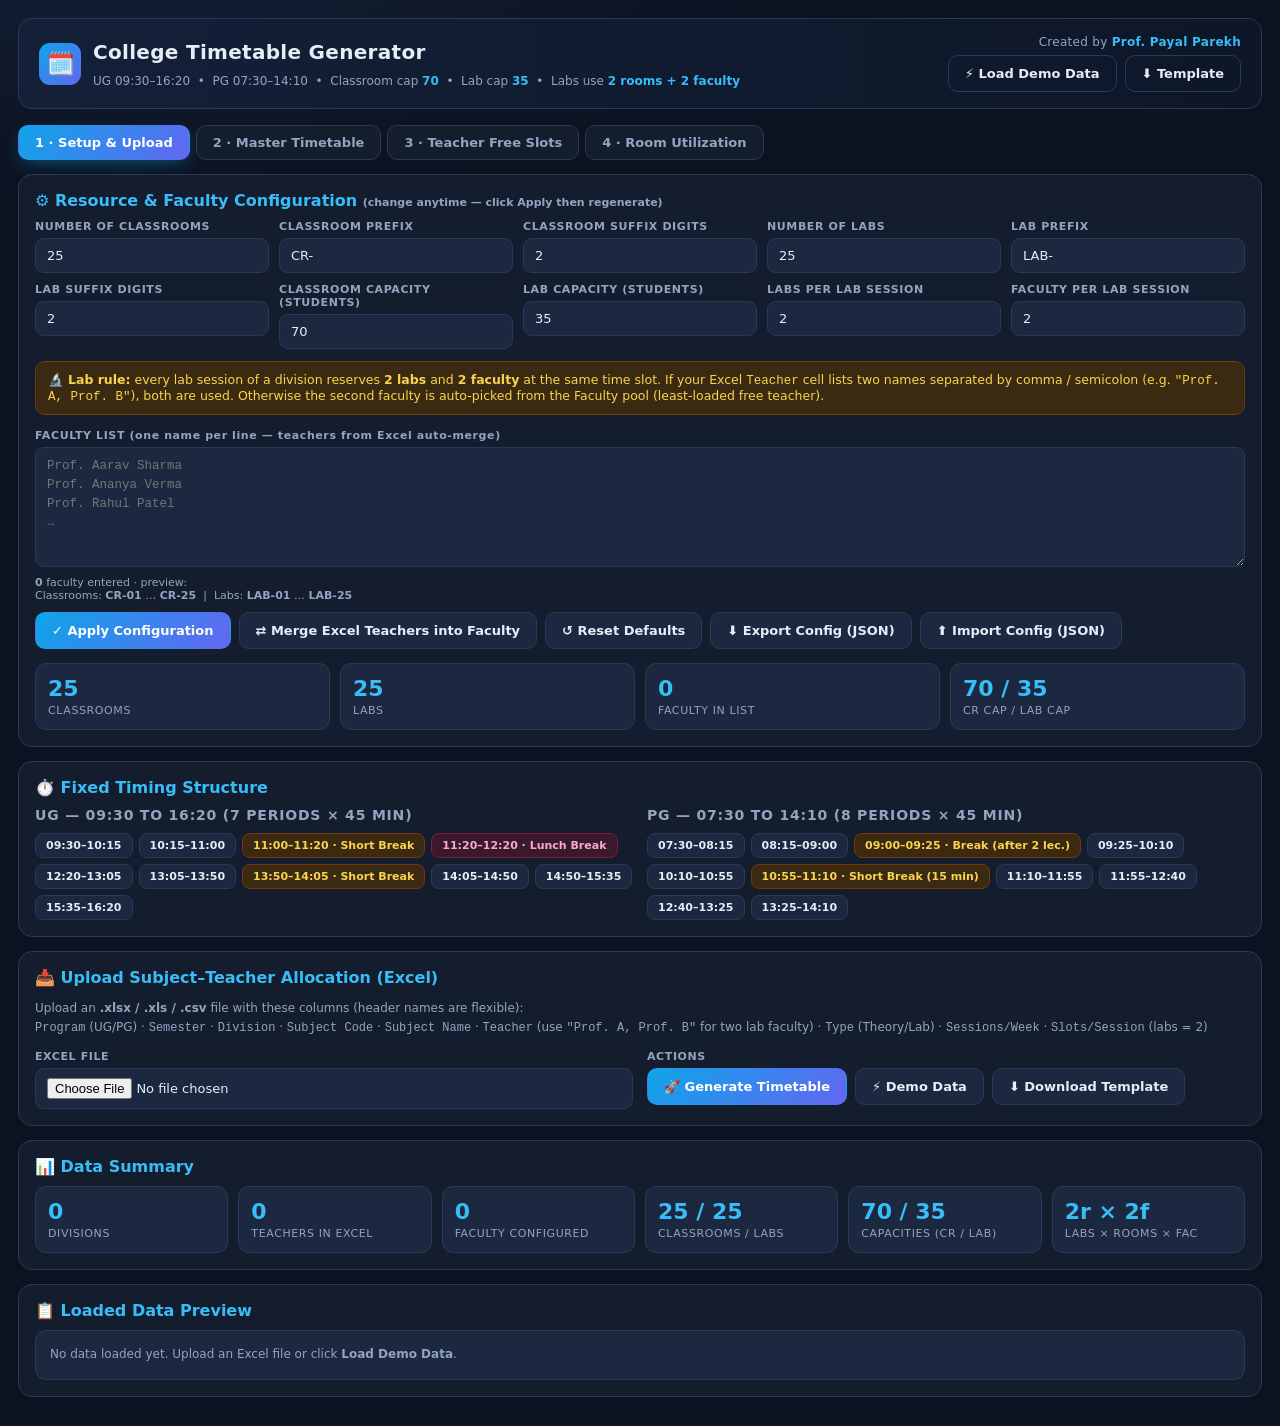
<file: Project_Hina Madam/TT_Generator_V2.html>
<!DOCTYPE html>
<html lang="en">
<head>
<meta charset="utf-8"/>
<meta name="viewport" content="width=device-width, initial-scale=1"/>
<title>College Timetable Generator — UG & PG</title>
<script src="https://cdn.sheetjs.com/xlsx-0.20.2/package/dist/xlsx.full.min.js"></script>
<style>
:root{
  --bg:#0b1220; --panel:#141d2e; --panel2:#1c2740; --line:#2a3a56;
  --txt:#e6edf7; --muted:#93a4c0; --acc:#38bdf8; --acc2:#22c55e;
  --warn:#f59e0b; --bad:#ef4444; --purple:#a78bfa;
}
*{box-sizing:border-box}
body{margin:0;font-family:'Segoe UI',system-ui,-apple-system,sans-serif;
     background:radial-gradient(1200px 600px at 10% -10%,#16233c 0%,var(--bg) 60%);
     color:var(--txt);font-size:14px;min-height:100vh}
h1,h2,h3{margin:0 0 10px 0;font-weight:600}
h1{font-size:20px;letter-spacing:.3px}
h2{font-size:16px;color:var(--acc)}
h3{font-size:14px;color:var(--muted);text-transform:uppercase;letter-spacing:.8px}
a{color:var(--acc)}
.wrap{max-width:1500px;margin:0 auto;padding:18px}
header{display:flex;flex-wrap:wrap;gap:12px;align-items:center;justify-content:space-between;
  background:linear-gradient(90deg,#132038,#0e1728);border:1px solid var(--line);
  border-radius:14px;padding:16px 20px;margin-bottom:16px}
.brand{display:flex;align-items:center;gap:12px}
.logo{width:42px;height:42px;border-radius:11px;display:grid;place-items:center;
  background:linear-gradient(135deg,#0ea5e9,#6366f1);font-size:22px}
.sub{color:var(--muted);font-size:12px;margin-top:2px}
.credit{font-size:12px;color:var(--muted);letter-spacing:.3px}
.credit b{color:var(--acc)}
.tabs{display:flex;gap:6px;flex-wrap:wrap;margin-bottom:14px}
.tab{padding:9px 16px;border-radius:10px;border:1px solid var(--line);background:var(--panel);
  color:var(--muted);cursor:pointer;font-size:13px;font-weight:600;transition:.15s}
.tab:hover{color:var(--txt);border-color:#3d5580}
.tab.active{background:linear-gradient(135deg,#0ea5e9,#6366f1);color:#fff;border-color:transparent;
  box-shadow:0 6px 18px -6px #0ea5e988}
.panel{background:var(--panel);border:1px solid var(--line);border-radius:14px;padding:16px;margin-bottom:14px}
.grid2{display:grid;grid-template-columns:repeat(auto-fit,minmax(320px,1fr));gap:14px}
.grid3{display:grid;grid-template-columns:repeat(auto-fit,minmax(220px,1fr));gap:10px}
.grid4{display:grid;grid-template-columns:repeat(auto-fit,minmax(170px,1fr));gap:10px}
button{font-family:inherit;font-size:13px;font-weight:600;border-radius:10px;border:1px solid var(--line);
  background:var(--panel2);color:var(--txt);padding:10px 16px;cursor:pointer;transition:.15s}
button:hover{border-color:#4a6494;transform:translateY(-1px)}
button.primary{background:linear-gradient(135deg,#0ea5e9,#6366f1);border-color:transparent;color:#fff}
button.green{background:linear-gradient(135deg,#16a34a,#22c55e);border-color:transparent;color:#fff}
button.ghost{background:transparent}
button:disabled{opacity:.45;cursor:not-allowed;transform:none}
.btnrow{display:flex;gap:8px;flex-wrap:wrap;margin-top:10px}
select,input[type=text],input[type=number],input[type=file],textarea{font-family:inherit;font-size:13px;background:var(--panel2);
  color:var(--txt);border:1px solid var(--line);border-radius:9px;padding:9px 11px;width:100%}
textarea{resize:vertical;min-height:120px;font-family:'Consolas','Monaco',monospace;font-size:12.5px;line-height:1.5}
select:focus,input:focus,textarea:focus{outline:none;border-color:var(--acc)}
label{display:block;font-size:11px;color:var(--muted);text-transform:uppercase;letter-spacing:.6px;
  margin-bottom:5px;font-weight:700}
.stat{background:var(--panel2);border:1px solid var(--line);border-radius:11px;padding:12px}
.stat .v{font-size:22px;font-weight:700;color:var(--acc)}
.stat .l{font-size:11px;color:var(--muted);text-transform:uppercase;letter-spacing:.6px;margin-top:3px}
.tbl-wrap{overflow:auto;border:1px solid var(--line);border-radius:11px;background:var(--panel2)}
table{border-collapse:collapse;width:100%;font-size:12px;min-width:640px}
th,td{border:1px solid var(--line);padding:6px 8px;text-align:center;vertical-align:middle}
th{background:#182238;color:var(--muted);font-weight:700;font-size:11px;text-transform:uppercase;
   letter-spacing:.5px;position:sticky;top:0;z-index:2}
td.daycell{background:#182238;font-weight:700;color:var(--acc);white-space:nowrap;position:sticky;left:0;z-index:1}
td.free{color:#4b5f80;font-style:italic;background:#111a2b}
td.busy{background:#132a3d}
.cell-sub{font-weight:700;color:#e6edf7;font-size:11.5px;line-height:1.25}
.cell-teach{color:var(--acc);font-size:10.5px;margin-top:2px}
.cell-room{color:var(--warn);font-size:10px;margin-top:1px;font-weight:700}
.labcell{background:#2a1f3d !important}
.labcell .cell-sub{color:#c4b5fd}
.dcard{background:var(--panel);border:1px solid var(--line);border-radius:13px;padding:12px;margin-bottom:14px}
.dhead{display:flex;justify-content:space-between;align-items:center;margin-bottom:9px;flex-wrap:wrap;gap:8px}
.dname{font-size:15px;font-weight:700}
.pill{display:inline-block;padding:2px 9px;border-radius:999px;font-size:10px;font-weight:700;
  background:#1e3a5f;color:#7dd3fc;margin-left:6px}
.pill.pg{background:#3b1e5f;color:#c4b5fd}
.pill.ug{background:#0e3a2f;color:#6ee7b7}
.pill.cap{background:#3a1e1e;color:#fbbf24}
.freebox{background:var(--panel2);border:1px solid var(--line);border-radius:11px;padding:12px;
  max-height:420px;overflow:auto}
.chip{display:inline-block;padding:5px 11px;margin:3px;border-radius:8px;font-size:11.5px;font-weight:600}
.chip.free{background:#0e3a2f;color:#6ee7b7;border:1px solid #14532d}
.chip.busy{background:#3a1414;color:#fca5a5;border:1px solid #7f1d1d}
.legend{display:flex;gap:14px;flex-wrap:wrap;margin:8px 0;font-size:12px;color:var(--muted)}
.dot{display:inline-block;width:10px;height:10px;border-radius:3px;margin-right:5px;vertical-align:middle}
.timing{display:flex;flex-wrap:wrap;gap:6px;align-items:center}
.tslot{padding:5px 10px;border-radius:8px;font-size:11px;font-weight:700;border:1px solid var(--line);
  background:var(--panel2);white-space:nowrap}
.tslot.brk{background:#3a2a12;color:#fcd34d;border-color:#78350f}
.tslot.lunch{background:#3a1a2a;color:#f9a8d4;border-color:#831843}
.hint{font-size:12px;color:var(--muted);line-height:1.6}
.warnbox{background:#3a2a12;border:1px solid #78350f;color:#fcd34d;padding:10px 12px;border-radius:10px;
  font-size:12.5px;margin:10px 0}
.okbox{background:#0e3a2f;border:1px solid #14532d;color:#6ee7b7;padding:10px 12px;border-radius:10px;
  font-size:12.5px;margin:10px 0}
.errbox{background:#3a1414;border:1px solid #7f1d1d;color:#fca5a5;padding:10px 12px;border-radius:10px;
  font-size:12.5px;margin:10px 0}
.sec{display:none}
.sec.active{display:block}
.small{font-size:11px;color:var(--muted)}
.spinner{display:inline-block;width:15px;height:15px;border:2px solid #ffffff44;border-top-color:#fff;
  border-radius:50%;animation:sp .7s linear infinite;vertical-align:-3px;margin-right:7px}
@keyframes sp{to{transform:rotate(360deg)}}
::-webkit-scrollbar{width:10px;height:10px}
::-webkit-scrollbar-track{background:#0f1728}
::-webkit-scrollbar-thumb{background:#2a3a56;border-radius:6px}
::-webkit-scrollbar-thumb:hover{background:#3d5580}
</style>
</head>
<body>
<div class="wrap">

  <header>
    <div class="brand">
      <div class="logo">🗓️</div>
      <div>
        <h1>College Timetable Generator</h1>
        <div class="sub">
          UG 09:30–16:20 &nbsp;•&nbsp; PG 07:30–14:10 &nbsp;•&nbsp;
          Classroom cap <b style="color:var(--acc)">70</b> &nbsp;•&nbsp; Lab cap <b style="color:var(--acc)">35</b>
          &nbsp;•&nbsp; Labs use <b style="color:var(--acc)">2 rooms + 2 faculty</b>
        </div>
      </div>
    </div>
    <div style="display:flex;flex-direction:column;align-items:flex-end;gap:6px">
      <div class="credit">Created by <b>Prof. Payal Parekh</b></div>
      <div class="btnrow" style="margin:0">
        <button class="ghost" onclick="loadDemo()">⚡ Load Demo Data</button>
        <button class="ghost" onclick="downloadTemplate()">⬇ Template</button>
      </div>
    </div>
  </header>

  <div class="tabs">
    <div class="tab active" data-sec="sec-setup">1 · Setup &amp; Upload</div>
    <div class="tab" data-sec="sec-master">2 · Master Timetable</div>
    <div class="tab" data-sec="sec-teacher">3 · Teacher Free Slots</div>
    <div class="tab" data-sec="sec-rooms">4 · Room Utilization</div>
  </div>

  <div class="sec active" id="sec-setup">

    <div class="panel" id="configPanel">
      <h2>⚙️ Resource &amp; Faculty Configuration <span class="small" style="text-transform:none;color:var(--muted)">(change anytime — click Apply then regenerate)</span></h2>

      <div class="grid3">
        <div>
          <label>Number of Classrooms</label>
          <input type="number" id="cfgClassrooms" value="25" min="1" max="300" oninput="updateCfgPreview()"/>
        </div>
        <div>
          <label>Classroom Prefix</label>
          <input type="text" id="cfgCrPrefix" value="CR-" oninput="updateCfgPreview()"/>
        </div>
        <div>
          <label>Classroom Suffix Digits</label>
          <input type="number" id="cfgCrPad" value="2" min="1" max="4" oninput="updateCfgPreview()"/>
        </div>

        <div>
          <label>Number of Labs</label>
          <input type="number" id="cfgLabs" value="25" min="1" max="300" oninput="updateCfgPreview()"/>
        </div>
        <div>
          <label>Lab Prefix</label>
          <input type="text" id="cfgLabPrefix" value="LAB-" oninput="updateCfgPreview()"/>
        </div>
        <div>
          <label>Lab Suffix Digits</label>
          <input type="number" id="cfgLabPad" value="2" min="1" max="4" oninput="updateCfgPreview()"/>
        </div>

        <div>
          <label>Classroom Capacity (students)</label>
          <input type="number" id="cfgCrCap" value="70" min="1" oninput="updateCfgPreview()"/>
        </div>
        <div>
          <label>Lab Capacity (students)</label>
          <input type="number" id="cfgLabCap" value="35" min="1" oninput="updateCfgPreview()"/>
        </div>
        <div>
          <label>Labs per Lab Session</label>
          <input type="number" id="cfgLabsPerSess" value="2" min="1" max="4" oninput="updateCfgPreview()"/>
        </div>
        <div>
          <label>Faculty per Lab Session</label>
          <input type="number" id="cfgFacPerLab" value="2" min="1" max="4" oninput="updateCfgPreview()"/>
        </div>
      </div>

      <div class="warnbox" style="margin-top:12px">
        🔬 <b>Lab rule:</b> every lab session of a division reserves <b id="cfgNoteLabs">2 labs</b>
        and <b id="cfgNoteFac">2 faculty</b> at the same time slot.
        If your Excel <code>Teacher</code> cell lists two names separated by comma / semicolon
        (e.g. <code>"Prof. A, Prof. B"</code>), both are used. Otherwise the second faculty is
        auto-picked from the Faculty pool (least-loaded free teacher).
      </div>

      <div style="margin-top:14px">
        <label>Faculty List <span style="text-transform:none;color:var(--muted)">(one name per line — teachers from Excel auto-merge)</span></label>
        <textarea id="cfgFaculty" placeholder="Prof. Aarav Sharma&#10;Prof. Ananya Verma&#10;Prof. Rahul Patel&#10;…" oninput="updateCfgPreview()"></textarea>
        <div class="small" id="facultyCount" style="margin-top:6px"></div>
      </div>

      <div class="btnrow">
        <button class="primary" onclick="applyConfig()">✓ Apply Configuration</button>
        <button onclick="mergeFacultyFromExcel()">⇄ Merge Excel Teachers into Faculty</button>
        <button onclick="resetConfig()">↺ Reset Defaults</button>
        <button onclick="exportConfig()">⬇ Export Config (JSON)</button>
        <button onclick="document.getElementById('cfgImportFile').click()">⬆ Import Config (JSON)</button>
        <input type="file" id="cfgImportFile" accept=".json" style="display:none"/>
      </div>

      <div class="grid4" style="margin-top:14px">
        <div class="stat"><div class="v" id="statCrCount">—</div><div class="l">Classrooms</div></div>
        <div class="stat"><div class="v" id="statLabCount">—</div><div class="l">Labs</div></div>
        <div class="stat"><div class="v" id="statFacCount">—</div><div class="l">Faculty in list</div></div>
        <div class="stat"><div class="v" id="statCap">—</div><div class="l">CR cap / Lab cap</div></div>
      </div>
      <div id="cfgMsg"></div>
    </div>

    <div class="panel">
      <h2>⏱️ Fixed Timing Structure</h2>
      <div class="grid2">
        <div>
          <h3>UG — 09:30 to 16:20 (7 periods × 45 min)</h3>
          <div class="timing" id="ugTiming"></div>
        </div>
        <div>
          <h3>PG — 07:30 to 14:10 (8 periods × 45 min)</h3>
          <div class="timing" id="pgTiming"></div>
        </div>
      </div>
    </div>

    <div class="panel">
      <h2>📥 Upload Subject–Teacher Allocation (Excel)</h2>
      <p class="hint">
        Upload an <b>.xlsx / .xls / .csv</b> file with these columns (header names are flexible):<br>
        <code>Program</code> (UG/PG) · <code>Semester</code> · <code>Division</code> ·
        <code>Subject Code</code> · <code>Subject Name</code> · <code>Teacher</code>
        (use <code>"Prof. A, Prof. B"</code> for two lab faculty) ·
        <code>Type</code> (Theory/Lab) · <code>Sessions/Week</code> · <code>Slots/Session</code> (labs = 2)
      </p>
      <div class="grid2" style="margin-top:10px">
        <div>
          <label>Excel file</label>
          <input type="file" id="fileInput" accept=".xlsx,.xls,.csv"/>
        </div>
        <div>
          <label>Actions</label>
          <div class="btnrow" style="margin-top:0">
            <button class="primary" id="genBtn" onclick="generate()">🚀 Generate Timetable</button>
            <button onclick="loadDemo()">⚡ Demo Data</button>
            <button onclick="downloadTemplate()">⬇ Download Template</button>
          </div>
        </div>
      </div>
      <div id="uploadMsg"></div>
    </div>

    <div class="panel">
      <h2>📊 Data Summary</h2>
      <div class="grid4" id="summaryStats"></div>
    </div>

    <div class="panel">
      <h2>📋 Loaded Data Preview</h2>
      <div class="tbl-wrap" id="previewWrap" style="max-height:340px">
        <div class="hint" style="padding:14px">No data loaded yet. Upload an Excel file or click <b>Load Demo Data</b>.</div>
      </div>
    </div>

  </div>

  <div class="sec" id="sec-master">
    <div class="panel">
      <div class="dhead">
        <h2 style="margin:0">📚 Master Timetable (Division-wise)</h2>
        <div class="btnrow" style="margin:0">
          <input type="text" id="divFilter" placeholder="Filter division…" style="width:180px" oninput="renderMaster()"/>
          <button class="green" onclick="exportMaster()">⬇ Export Excel</button>
        </div>
      </div>
      <div class="legend">
        <span><span class="dot" style="background:#132a3d"></span>Theory</span>
        <span><span class="dot" style="background:#2a1f3d"></span>Lab (2 rooms + 2 faculty)</span>
        <span><span class="dot" style="background:#111a2b"></span>Free slot</span>
      </div>
      <div id="masterOut"></div>
    </div>
  </div>

  <div class="sec" id="sec-teacher">
    <div class="panel">
      <h2>🔍 Who is free at a specific slot?</h2>
      <div class="grid3">
        <div>
          <label>Program</label>
          <select id="tfProg" onchange="fillTfSlots();renderFreeFinder()">
            <option value="UG">UG (09:30–16:20)</option>
            <option value="PG">PG (07:30–14:10)</option>
          </select>
        </div>
        <div>
          <label>Day</label>
          <select id="tfDay" onchange="renderFreeFinder()"></select>
        </div>
        <div>
          <label>Slot</label>
          <select id="tfSlot" onchange="renderFreeFinder()"></select>
        </div>
      </div>
      <div id="freeFinderOut" style="margin-top:14px"></div>
    </div>

    <div class="panel">
      <div class="dhead">
        <h2 style="margin:0">👤 Individual Teacher Weekly Grid</h2>
        <div class="btnrow" style="margin:0">
          <select id="tPick" style="width:260px" onchange="renderTeacherGrid()"></select>
          <button class="green" onclick="exportTeacherFree()">⬇ Export Free-Slot Sheet</button>
        </div>
      </div>
      <div id="teacherGridOut"></div>
    </div>
  </div>

  <div class="sec" id="sec-rooms">
    <div class="panel">
      <h2>🏫 Room / Lab Utilization</h2>
      <div class="grid4" id="roomStats"></div>
      <div style="margin-top:14px" class="tbl-wrap" id="roomTable"></div>
    </div>
  </div>

</div>

<script>
/* ==========================================================================
   1. TIMING CONFIGURATION
   ========================================================================== */
const T0 = 7*60 + 30;
const mm = (h,mi) => (h*60+mi) - T0;
const NBIN = 106;
const DAYS = ['Monday','Tuesday','Wednesday','Thursday','Friday','Saturday'];
const DAYS_SHORT = ['Mon','Tue','Wed','Thu','Fri','Sat'];

const UG_PERIODS = [
  {label:'09:30–10:15', start:mm(9,30),  end:mm(10,15)},
  {label:'10:15–11:00', start:mm(10,15), end:mm(11,0)},
  {label:'12:20–13:05', start:mm(12,20), end:mm(13,5)},
  {label:'13:05–13:50', start:mm(13,5),  end:mm(13,50)},
  {label:'14:05–14:50', start:mm(14,5),  end:mm(14,50)},
  {label:'14:50–15:35', start:mm(14,50), end:mm(15,35)},
  {label:'15:35–16:20', start:mm(15,35), end:mm(16,20)}
];
const UG_BREAKS = [
  {label:'11:00–11:20', start:mm(11,0),  end:mm(11,20), kind:'Short Break'},
  {label:'11:20–12:20', start:mm(11,20), end:mm(12,20), kind:'Lunch Break'},
  {label:'13:50–14:05', start:mm(13,50), end:mm(14,5),  kind:'Short Break'}
];
const PG_PERIODS = [
  {label:'07:30–08:15', start:mm(7,30),  end:mm(8,15)},
  {label:'08:15–09:00', start:mm(8,15),  end:mm(9,0)},
  {label:'09:25–10:10', start:mm(9,25),  end:mm(10,10)},
  {label:'10:10–10:55', start:mm(10,10), end:mm(10,55)},
  {label:'11:10–11:55', start:mm(11,10), end:mm(11,55)},
  {label:'11:55–12:40', start:mm(11,55), end:mm(12,40)},
  {label:'12:40–13:25', start:mm(12,40), end:mm(13,25)},
  {label:'13:25–14:10', start:mm(13,25), end:mm(14,10)}
];
const PG_BREAKS = [
  {label:'09:00–09:25', start:mm(9,0),   end:mm(9,25),  kind:'Break (after 2 lec.)'},
  {label:'10:55–11:10', start:mm(10,55), end:mm(11,10), kind:'Short Break (15 min)'}
];

function binRange(s,e){ const a=[]; for(let b=Math.floor(s/5); b<Math.ceil(e/5); b++) a.push(b); return a; }
const PINFO = {
  UG: UG_PERIODS.map((p,i)=>({...p, idx:i, prog:'UG', bins:binRange(p.start,p.end)})),
  PG: PG_PERIODS.map((p,i)=>({...p, idx:i, prog:'PG', bins:binRange(p.start,p.end)}))
};

/* ==========================================================================
   2. DYNAMIC RESOURCES + CAPACITIES
   ========================================================================== */
let CLASSROOMS = [];
let LABS       = [];
let FACULTY    = [];
let CLASSROOM_CAP = 70;
let LAB_CAP       = 35;
let LABS_PER_LAB  = 2;   // labs occupied per lab session
let FAC_PER_LAB   = 2;   // faculty occupied per lab session

function buildRoomNames(n, prefix, pad){
  const out = [];
  for(let i=1;i<=n;i++) out.push(prefix + String(i).padStart(pad,'0'));
  return out;
}

function readConfigFromUI(){
  const nCr   = Math.max(1, parseInt(document.getElementById('cfgClassrooms').value)||25);
  const nLab  = Math.max(1, parseInt(document.getElementById('cfgLabs').value)||25);
  const crP   = (document.getElementById('cfgCrPrefix').value || 'CR-').trim();
  const labP  = (document.getElementById('cfgLabPrefix').value || 'LAB-').trim();
  const crPad = Math.max(1, parseInt(document.getElementById('cfgCrPad').value)||2);
  const labPad= Math.max(1, parseInt(document.getElementById('cfgLabPad').value)||2);
  const crCap = Math.max(1, parseInt(document.getElementById('cfgCrCap').value)||70);
  const labCap= Math.max(1, parseInt(document.getElementById('cfgLabCap').value)||35);
  const labsPer = Math.max(1, parseInt(document.getElementById('cfgLabsPerSess').value)||2);
  const facPer  = Math.max(1, parseInt(document.getElementById('cfgFacPerLab').value)||2);
  const facTxt= document.getElementById('cfgFaculty').value || '';
  const faculty = facTxt.split(/\r?\n/).map(s=>s.trim()).filter(Boolean);
  return {nCr, nLab, crP, labP, crPad, labPad, crCap, labCap, labsPer, facPer, faculty};
}

function updateCfgPreview(){
  const c = readConfigFromUI();
  const crs = buildRoomNames(c.nCr,  c.crP,  c.crPad);
  const lbs = buildRoomNames(c.nLab, c.labP, c.labPad);
  document.getElementById('statCrCount').textContent  = c.nCr;
  document.getElementById('statLabCount').textContent = c.nLab;
  document.getElementById('statFacCount').textContent = c.faculty.length;
  document.getElementById('statCap').textContent = c.crCap + ' / ' + c.labCap;
  document.getElementById('cfgNoteLabs').textContent = c.labsPer + ' lab' + (c.labsPer>1?'s':'');
  document.getElementById('cfgNoteFac').textContent  = c.facPer  + ' faculty';
  document.getElementById('facultyCount').innerHTML =
    `<b>${c.faculty.length}</b> faculty entered · preview: ${c.faculty.slice(0,3).map(x=>`<span style="color:var(--acc)">${x}</span>`).join(', ')}${c.faculty.length>3?' …':''}`
    + `<br>Classrooms: <b>${crs[0]||'-'}</b> … <b>${crs[crs.length-1]||'-'}</b> &nbsp;|&nbsp; Labs: <b>${lbs[0]||'-'}</b> … <b>${lbs[lbs.length-1]||'-'}</b>`;
}

function applyConfig(){
  const c = readConfigFromUI();
  CLASSROOMS = buildRoomNames(c.nCr,  c.crP,  c.crPad);
  LABS       = buildRoomNames(c.nLab, c.labP, c.labPad);
  FACULTY    = c.faculty;
  CLASSROOM_CAP = c.crCap;
  LAB_CAP       = c.labCap;
  LABS_PER_LAB  = c.labsPer;
  FAC_PER_LAB   = c.facPer;
  updateCfgPreview();

  let warn = RESULT ? '<br>⚠️ Resources changed — please click <b>🚀 Generate Timetable</b> again.' : '';
  document.getElementById('cfgMsg').innerHTML =
    `<div class="okbox">✓ Applied — <b>${CLASSROOMS.length}</b> classrooms (cap ${CLASSROOM_CAP}), <b>${LABS.length}</b> labs (cap ${LAB_CAP}).
     Labs use <b>${LABS_PER_LAB}</b> lab(s) + <b>${FAC_PER_LAB}</b> faculty each.${warn}</div>`;

  if(RESULT){ initTeacherPickers(); renderRoomStats(); renderSummary(); }
}

function resetConfig(){
  document.getElementById('cfgClassrooms').value = 25;
  document.getElementById('cfgLabs').value = 25;
  document.getElementById('cfgCrPrefix').value = 'CR-';
  document.getElementById('cfgLabPrefix').value = 'LAB-';
  document.getElementById('cfgCrPad').value = 2;
  document.getElementById('cfgLabPad').value = 2;
  document.getElementById('cfgCrCap').value = 70;
  document.getElementById('cfgLabCap').value = 35;
  document.getElementById('cfgLabsPerSess').value = 2;
  document.getElementById('cfgFacPerLab').value = 2;
  document.getElementById('cfgFaculty').value = '';
  applyConfig();
}

function mergeFacultyFromExcel(){
  if(!RAW_ROWS.length){ alert('Load an Excel file first.'); return; }
  const existing = new Set(FACULTY.map(s=>s.toLowerCase()));
  const merged = FACULTY.slice();
  RAW_ROWS.forEach(r=>{
    const list = [r.teacher].concat(r.coTeachers||[]);
    list.forEach(t=>{
      if(t && !existing.has(t.toLowerCase())){ existing.add(t.toLowerCase()); merged.push(t); }
    });
  });
  document.getElementById('cfgFaculty').value = merged.join('\n');
  applyConfig();
}

function exportConfig(){
  const c = readConfigFromUI();
  const data = {
    classrooms: c.nCr, classroomPrefix: c.crP, classroomPad: c.crPad, classroomCapacity: c.crCap,
    labs: c.nLab, labPrefix: c.labP, labPad: c.labPad, labCapacity: c.labCap,
    labsPerSession: c.labsPer, facultyPerLab: c.facPer,
    faculty: c.faculty
  };
  const blob = new Blob([JSON.stringify(data, null, 2)], {type:'application/json'});
  const a = document.createElement('a');
  a.href = URL.createObjectURL(blob); a.download = 'timetable_config.json'; a.click();
  URL.revokeObjectURL(a.href);
}

function importConfigFile(file){
  const fr = new FileReader();
  fr.onload = e=>{
    try{
      const d = JSON.parse(e.target.result);
      if(d.classrooms!=null) document.getElementById('cfgClassrooms').value = d.classrooms;
      if(d.classroomPrefix!=null) document.getElementById('cfgCrPrefix').value = d.classroomPrefix;
      if(d.classroomPad!=null) document.getElementById('cfgCrPad').value = d.classroomPad;
      if(d.classroomCapacity!=null) document.getElementById('cfgCrCap').value = d.classroomCapacity;
      if(d.labs!=null) document.getElementById('cfgLabs').value = d.labs;
      if(d.labPrefix!=null) document.getElementById('cfgLabPrefix').value = d.labPrefix;
      if(d.labPad!=null) document.getElementById('cfgLabPad').value = d.labPad;
      if(d.labCapacity!=null) document.getElementById('cfgLabCap').value = d.labCapacity;
      if(d.labsPerSession!=null) document.getElementById('cfgLabsPerSess').value = d.labsPerSession;
      if(d.facultyPerLab!=null) document.getElementById('cfgFacPerLab').value = d.facultyPerLab;
      if(Array.isArray(d.faculty)) document.getElementById('cfgFaculty').value = d.faculty.join('\n');
      applyConfig();
      document.getElementById('cfgMsg').innerHTML = '<div class="okbox">✓ Configuration imported.</div>';
    }catch(err){
      document.getElementById('cfgMsg').innerHTML = '<div class="errbox">❌ Invalid JSON: '+err.message+'</div>';
    }
  };
  fr.readAsText(file);
}

/* ==========================================================================
   3. GLOBAL STATE
   ========================================================================== */
let RAW_ROWS = [];
let RESULT   = null;

/* ==========================================================================
   4. UI HELPERS
   ========================================================================== */
document.querySelectorAll('.tab').forEach(t=>{
  t.onclick = ()=>{
    document.querySelectorAll('.tab').forEach(x=>x.classList.remove('active'));
    document.querySelectorAll('.sec').forEach(x=>x.classList.remove('active'));
    t.classList.add('active');
    document.getElementById(t.dataset.sec).classList.add('active');
  };
});
function renderTimingStrips(){
  const mk = (periods, breaks, sel) => {
    let all = [...periods.map(p=>({...p,type:'p'})), ...breaks.map(b=>({...b,type:'b'}))]
              .sort((a,b)=>a.start-b.start);
    document.getElementById(sel).innerHTML = all.map(x=>{
      const cls = x.type==='p' ? '' : (x.kind.includes('Lunch')?'lunch':'brk');
      return `<span class="tslot ${cls}">${x.label}${x.type==='b'?' · '+x.kind:''}</span>`;
    }).join('');
  };
  mk(UG_PERIODS, UG_BREAKS, 'ugTiming');
  mk(PG_PERIODS, PG_BREAKS, 'pgTiming');
}
function msg(html, type){
  document.getElementById('uploadMsg').innerHTML = html ? `<div class="${type||'okbox'}">${html}</div>` : '';
}

/* ==========================================================================
   5. EXCEL PARSING  (multi-teacher support)
   ========================================================================== */
const HEADER_ALIASES = {};
function alias(key, ...names){ names.forEach(n=>HEADER_ALIASES[n]=key); }
alias('program','program','course','stream','level');
alias('sem','semester','sem','year');
alias('division','division','div','class','classname','section','batch');
alias('code','subjectcode','code','coursecode','subjectid','papercode');
alias('name','subjectname','subject','subjecttitle','coursename','paper','subject_name');
alias('teacher','teacher','faculty','teachername','facultyname','instructor','professor','teachers','faculties');
alias('type','type','sessiontype','classstype','classtype','mode');
alias('sessions','sessionsperweek','sessions','lecturesperweek','hoursperweek','count','perweek','noofsessions','weeklyload');
alias('len','slotspersession','duration','periodspersession','slotpercount','slots');

function normHeader(h){ return String(h||'').toLowerCase().replace(/[^a-z0-9]/g,''); }

// Split "Prof. A, Prof. B" / "Prof. A; Prof. B" / "Prof. A & Prof. B" / "Prof. A / Prof. B" / "Prof. A and Prof. B"
function splitTeachers(str){
  return String(str||'')
    .split(/\s*(?:,|;|\/|&|\band\b)\s*/i)
    .map(s=>s.trim())
    .filter(Boolean);
}

function parseWorkbook(file){
  const reader = new FileReader();
  reader.onload = e=>{
    try{
      const wb = XLSX.read(new Uint8Array(e.target.result), {type:'array'});
      let rows = [];
      for(const sn of wb.SheetNames){
        const ws = wb.Sheets[sn];
        const json = XLSX.utils.sheet_to_json(ws, {defval:'', raw:true});
        if(!json.length) continue;
        const mapped = json.map(r=>{
          const o = {};
          for(const k in r){
            const key = HEADER_ALIASES[normHeader(k)];
            if(key && (o[key]===undefined || o[key]==='')) o[key] = r[k];
          }
          return o;
        }).filter(o=> (o.division!==undefined && o.division!=='') );
        if(mapped.length) rows = rows.concat(mapped);
      }
      if(!rows.length){ msg('❌ No valid rows found.','errbox'); return; }
      loadRows(rows);
    }catch(err){ msg('❌ Could not read file: '+err.message,'errbox'); }
  };
  reader.readAsArrayBuffer(file);
}

function loadRows(rows){
  RAW_ROWS = rows.map(r=>{
    let prog = String(r.program||'UG').trim().toUpperCase();
    if(prog.startsWith('P')) prog='PG'; else prog='UG';
    const type = /lab|pract|tut/i.test(String(r.type||'')) ? 'Lab' : 'Theory';
    let len = parseInt(r.len);
    if(isNaN(len) || len<1) len = (type==='Lab' ? 2 : 1);
    let sessions = parseInt(r.sessions);
    if(isNaN(sessions) || sessions<1) sessions = 1;

    const tList = splitTeachers(r.teacher);
    const primary = tList[0] || 'TBA';
    const co      = tList.slice(1);

    return {
      program: prog,
      sem: String(r.sem||'').trim(),
      division: String(r.division||'').trim(),
      code: String(r.code||r.name||'SUB').trim(),
      name: String(r.name||r.code||'Subject').trim(),
      teacher: primary,
      coTeachers: co,
      type, len, sessions
    };
  }).filter(r=>r.division);

  // Auto-merge any new teachers into the faculty pool
  const set = new Set(FACULTY.map(s=>s.toLowerCase()));
  let added = 0;
  RAW_ROWS.forEach(r=>{
    [r.teacher].concat(r.coTeachers||[]).forEach(t=>{
      if(t && !set.has(t.toLowerCase())){ set.add(t.toLowerCase()); FACULTY.push(t); added++; }
    });
  });
  if(added){
    document.getElementById('cfgFaculty').value = FACULTY.join('\n');
    updateCfgPreview();
  }

  renderPreview(); renderSummary();
  msg('✅ Loaded <b>'+RAW_ROWS.length+'</b> subject rows.'+(added?` Added <b>${added}</b> new teacher(s) to faculty.`:'')+' Click <b>Generate Timetable</b>.','okbox');
}

function renderPreview(){
  const wrap = document.getElementById('previewWrap');
  if(!RAW_ROWS.length){ wrap.innerHTML='<div class="hint" style="padding:14px">No data.</div>'; return; }
  const head = ['Program','Sem','Division','Code','Subject','Teacher(s)','Type','Sess/wk','Slots/Sess'];
  let html = '<table><thead><tr>'+head.map(h=>`<th>${h}</th>`).join('')+'</tr></thead><tbody>';
  RAW_ROWS.slice(0,300).forEach(r=>{
    const tList = [r.teacher].concat(r.coTeachers||[]).join(' + ');
    html += `<tr><td>${r.program}</td><td>${r.sem}</td><td>${r.division}</td><td>${r.code}</td>
      <td style="text-align:left">${r.name}</td><td>${tList}</td>
      <td>${r.type}</td><td>${r.sessions}</td><td>${r.len}</td></tr>`;
  });
  html += '</tbody></table>';
  if(RAW_ROWS.length>300) html += `<div class="hint" style="padding:8px">Showing first 300 of ${RAW_ROWS.length} rows…</div>`;
  wrap.innerHTML = html;
}

function renderSummary(){
  const s = document.getElementById('summaryStats');
  const divs = new Set(RAW_ROWS.map(r=>r.division));
  const teachers = new Set();
  RAW_ROWS.forEach(r=>{ teachers.add(r.teacher); (r.coTeachers||[]).forEach(t=>teachers.add(t)); });
  const totalSlots = RAW_ROWS.reduce((a,r)=>a + r.sessions*r.len, 0);
  const labs = RAW_ROWS.filter(r=>r.type==='Lab').length;
  const cards = [
    ['Divisions', divs.size],
    ['Teachers in Excel', teachers.size],
    ['Faculty Configured', FACULTY.length],
    ['Classrooms / Labs', CLASSROOMS.length+' / '+LABS.length],
    ['Capacities (CR / Lab)', CLASSROOM_CAP+' / '+LAB_CAP],
    ['Labs × Rooms × Fac', (LABS_PER_LAB+'r × '+FAC_PER_LAB+'f')]
  ];
  s.innerHTML = cards.map(c=>`<div class="stat"><div class="v">${c[1]}</div><div class="l">${c[0]}</div></div>`).join('');
}

/* ==========================================================================
   6. SCHEDULER  (labs reserve 2 rooms + 2 faculty)
   ========================================================================== */
function createState(){
  return {
    teacherBusy: new Map(), roomBusy: new Map(), divBusy: new Map(),
    subjDays: new Map(), divDayCount: new Map(), teacherDayCount: new Map(),
    teacherLoad: new Map(),   // weekly accumulated load, for co-teacher balancing
    roomUse: new Map(), assignments: []
  };
}
function getDayArrs(map, key){
  let a = map.get(key);
  if(!a){ a = Array.from({length:6},()=>new Uint8Array(NBIN)); map.set(key,a); }
  return a;
}
function dayCounter(map, key){
  let c = map.get(key);
  if(!c){ c = new Int16Array(6); map.set(key,c); }
  return c;
}
function buildUnits(rows){
  const units = []; let id = 0;
  rows.forEach(r=>{
    for(let i=0;i<r.sessions;i++){
      units.push({
        id: id++, program:r.program, sem:r.sem, division:r.division,
        code:r.code, name:r.name, teacher:r.teacher, coTeachers:(r.coTeachers||[]).slice(),
        type:r.type, len:r.len
      });
    }
  });
  return units;
}
function slotsFor(prog, startIdx, len){
  const P = PINFO[prog];
  if(startIdx + len > P.length) return null;
  const arr = [];
  for(let k=0;k<len;k++){
    if(k>0 && (P[startIdx+k].start - P[startIdx+k-1].end) > 10) return null;
    arr.push(P[startIdx+k]);
  }
  return arr;
}
function freeIn(arrDay, bins){
  for(let i=0;i<bins.length;i++) if(arrDay[bins[i]]) return false;
  return true;
}

// Pick co-teacher(s) for a lab — prefer listed coTeachers, else least-loaded free faculty
function pickCoTeachers(st, unit, day, bins, need){
  const picks = [];
  const used = new Set([unit.teacher]);

  // 1) From the explicitly listed co-teachers
  for(const t of unit.coTeachers){
    if(picks.length >= need) break;
    if(used.has(t)) continue;
    if(freeIn(getDayArrs(st.teacherBusy, t)[day], bins)){
      picks.push(t); used.add(t);
    }
  }
  // 2) Auto-fill from faculty pool (least weekly load)
  if(picks.length < need){
    const candidates = FACULTY
      .filter(t=>!used.has(t))
      .filter(t=>freeIn(getDayArrs(st.teacherBusy, t)[day], bins))
      .sort((a,b)=>(st.teacherLoad.get(a)||0) - (st.teacherLoad.get(b)||0));
    for(const t of candidates){
      if(picks.length >= need) break;
      picks.push(t); used.add(t);
    }
  }
  return picks.length === need ? picks : null;
}

function canPlace(st, unit, day, startIdx){
  const slots = slotsFor(unit.program, startIdx, unit.len);
  if(!slots) return null;
  const bins = [];
  for(const s of slots) for(const b of s.bins) bins.push(b);

  if(!freeIn(getDayArrs(st.divBusy, unit.division)[day], bins)) return null;
  if(!freeIn(getDayArrs(st.teacherBusy, unit.teacher)[day], bins)) return null;

  const isLab = unit.type === 'Lab';
  const roomsNeeded = isLab ? LABS_PER_LAB : 1;
  const pool = isLab ? LABS : CLASSROOMS;

  const freeRooms = [];
  for(const r of pool){
    if(freeIn(getDayArrs(st.roomBusy, r)[day], bins)) freeRooms.push(r);
  }
  if(freeRooms.length < roomsNeeded) return null;

  let coTeachers = [];
  if(isLab){
    const need = Math.max(0, FAC_PER_LAB - 1);  // primary teacher already checked
    if(need > 0){
      const picks = pickCoTeachers(st, unit, day, bins, need);
      if(!picks) return null;
      coTeachers = picks;
    }
  }

  return {slots, bins, freeRooms, roomsNeeded, coTeachers};
}

function scorePlacement(st, unit, day, startIdx){
  let s = 0;
  const sk = unit.division+'|'+unit.code;
  const sd = st.subjDays.get(sk);
  if(sd && sd.has(day)) s += 1200;
  s += dayCounter(st.divDayCount, unit.division)[day] * 7;
  s += dayCounter(st.teacherDayCount, unit.teacher)[day] * 4;
  const tsk = unit.teacher+'|'+unit.division+'|'+unit.code;
  const tsd = st.subjDays.get(tsk);
  if(tsd && tsd.has(day)) s += 500;
  s += startIdx * 1.2 + Math.random()*12;
  return s;
}

// Pick N least-used rooms
function pickRooms(st, freeRooms, count){
  return freeRooms.slice()
    .sort((a,b)=>(st.roomUse.get(a)||0) - (st.roomUse.get(b)||0))
    .slice(0, count);
}

function commit(st, unit, day, startIdx, chk){
  const rooms = pickRooms(st, chk.freeRooms, chk.roomsNeeded);
  const dArr = getDayArrs(st.divBusy, unit.division)[day];
  const tArr = getDayArrs(st.teacherBusy, unit.teacher)[day];
  for(const b of chk.bins){ dArr[b]=1; tArr[b]=1; }

  // Mark each co-teacher busy too
  for(const t of (chk.coTeachers||[])){
    const arr = getDayArrs(st.teacherBusy, t)[day];
    for(const b of chk.bins) arr[b]=1;
  }
  // Mark each room busy & bump room usage
  for(const r of rooms){
    const arr = getDayArrs(st.roomBusy, r)[day];
    for(const b of chk.bins) arr[b]=1;
    st.roomUse.set(r, (st.roomUse.get(r)||0) + unit.len);
  }

  // Load counters
  dayCounter(st.divDayCount, unit.division)[day]++;
  dayCounter(st.teacherDayCount, unit.teacher)[day]++;
  st.teacherLoad.set(unit.teacher, (st.teacherLoad.get(unit.teacher)||0) + unit.len);
  (chk.coTeachers||[]).forEach(t=>{
    dayCounter(st.teacherDayCount, t)[day]++;
    st.teacherLoad.set(t, (st.teacherLoad.get(t)||0) + unit.len);
  });

  const sk = unit.division+'|'+unit.code;
  let sd = st.subjDays.get(sk); if(!sd){ sd=new Set(); st.subjDays.set(sk,sd); } sd.add(day);
  const tsk = unit.teacher+'|'+unit.division+'|'+unit.code;
  let tsd = st.subjDays.get(tsk); if(!tsd){ tsd=new Set(); st.subjDays.set(tsk,tsd); } tsd.add(day);

  st.assignments.push({
    id: unit.id, program: unit.program, sem: unit.sem, division: unit.division,
    code: unit.code, name: unit.name, teacher: unit.teacher,
    coTeachers: (chk.coTeachers||[]).slice(),
    type: unit.type, len: unit.len, day, startIdx,
    rooms: rooms.slice(),
    room: rooms[0],
    slotLabels: chk.slots.map(x=>x.label)
  });
}

function attemptSchedule(units){
  const st = createState();
  const order = units.slice();
  for(let i=order.length-1;i>0;i--){ const j=Math.floor(Math.random()*(i+1)); [order[i],order[j]]=[order[j],order[i]]; }
  order.sort((a,b)=>{
    const al = a.len>1?1:0, bl = b.len>1?1:0;
    if(al!==bl) return bl-al;
    return (b.priority||0)-(a.priority||0);
  });

  const unplaced = [];
  for(const unit of order){
    const P = PINFO[unit.program];
    const cands = [];
    for(let d=0; d<DAYS.length; d++){
      for(let i=0;i<P.length;i++){
        const chk = canPlace(st, unit, d, i);
        if(!chk) continue;
        cands.push({d, i, chk, score: scorePlacement(st, unit, d, i)});
      }
    }
    if(!cands.length){ unplaced.push(unit); continue; }
    cands.sort((a,b)=>a.score-b.score);
    const top = Math.min(3, cands.length);
    const pick = cands[Math.floor(Math.random()*top)];
    commit(st, unit, pick.d, pick.i, pick.chk);
  }
  return { state: st, unplaced };
}

function generate(){
  if(!RAW_ROWS.length){ msg('⚠️ Please upload an Excel file or load the demo data first.','warnbox'); return; }
  if(!CLASSROOMS.length || !LABS.length){ msg('⚠️ No classrooms/labs configured.','warnbox'); return; }

  const btn = document.getElementById('genBtn');
  btn.disabled = true;
  btn.innerHTML = '<span class="spinner"></span>Generating…';

  setTimeout(()=>{
    const units = buildUnits(RAW_ROWS);

    const tLoad = new Map(), dLoad = new Map();
    units.forEach(u=>{
      tLoad.set(u.teacher, (tLoad.get(u.teacher)||0) + u.len);
      dLoad.set(u.division, (dLoad.get(u.division)||0) + u.len);
    });
    units.forEach(u=>{ u.priority = (tLoad.get(u.teacher)||0)*2 + (dLoad.get(u.division)||0); });

    const t0 = performance.now();
    let best = null;
    for(let a=0; a<120; a++){
      const r = attemptSchedule(units);
      if(!best || r.unplaced.length < best.unplaced.length) best = r;
      if(best.unplaced.length === 0) break;
      if(performance.now() - t0 > 9000) break;
    }

    RESULT = { state: best.state, assignments: best.state.assignments, unplaced: best.unplaced, units };

    btn.disabled = false;
    btn.innerHTML = '🚀 Generate Timetable';

    if(best.unplaced.length){
      msg(`⚠️ Generated with <b>${best.unplaced.length}</b> unscheduled session(s). Add more labs/faculty or spread sessions.`,'warnbox');
    } else {
      msg(`✅ All <b>${units.length}</b> sessions placed with 0 conflicts. Every lab reserved ${LABS_PER_LAB} labs + ${FAC_PER_LAB} faculty.`,'okbox');
    }

    initTeacherPickers();
    renderMaster();
    renderFreeFinder();
    renderRoomStats();
    renderSummary();
    document.querySelector('[data-sec="sec-master"]').click();
  }, 40);
}

/* ==========================================================================
   7. MASTER TIMETABLE RENDERING
   ========================================================================== */
function divisionsList(){
  const m = new Map();
  RESULT.assignments.forEach(a=>{ if(!m.has(a.division)) m.set(a.division, a.program); });
  return [...m.entries()].sort((a,b)=>{
    if(a[1]!==b[1]) return a[1]==='UG'?-1:1;
    return a[0].localeCompare(b[0], undefined, {numeric:true});
  });
}
function renderMaster(){
  const out = document.getElementById('masterOut');
  if(!RESULT){ out.innerHTML = '<div class="hint" style="padding:14px">Generate the timetable first.</div>'; return; }
  const filter = (document.getElementById('divFilter').value||'').toLowerCase();
  let html = '';
  for(const [div, prog] of divisionsList()){
    if(filter && !div.toLowerCase().includes(filter)) continue;
    html += divisionCard(div, prog);
  }
  if(!html) html = '<div class="hint" style="padding:14px">No division matches the filter.</div>';
  out.innerHTML = html;
}
function divisionCard(div, prog){
  const P = PINFO[prog];
  const asg = RESULT.assignments.filter(a=>a.division===div);
  const map = {};
  asg.forEach(a=>{ for(let k=0;k<a.len;k++) map[a.day+'|'+(a.startIdx+k)] = (k===0)?a:{covered:true}; });
  const totalPlaced = asg.reduce((s,a)=>s+a.len,0);
  const capacity = P.length*6;

  let t = `<div class="dcard">
    <div class="dhead">
      <div><span class="dname">Division ${div}</span>
        <span class="pill ${prog.toLowerCase()}">${prog}</span>
        <span class="pill">Sem ${asg[0]?asg[0].sem:'-'}</span>
        <span class="pill cap">CR ${CLASSROOM_CAP} / Lab ${LAB_CAP}</span></div>
      <div class="small">${totalPlaced} / ${capacity} slots filled &nbsp;·&nbsp; ${Math.round(totalPlaced/capacity*100)}%</div>
    </div>
    <div class="tbl-wrap"><table>
    <thead><tr><th style="min-width:80px">Day</th>${P.map((p,i)=>`<th>P${i+1}<br><span style="font-weight:400;text-transform:none">${p.label}</span></th>`).join('')}</tr></thead><tbody>`;

  for(let d=0; d<6; d++){
    t += `<tr><td class="daycell">${DAYS_SHORT[d]}</td>`;
    for(let i=0;i<P.length;i++){
      const cell = map[d+'|'+i];
      if(cell && cell.covered) continue;
      if(!cell) t += `<td class="free">—</td>`;
      else{
        const cls = cell.type==='Lab' ? 'labcell' : 'busy';
        const rooms = (cell.rooms||[cell.room]).join(' + ');
        const teachers = [cell.teacher].concat(cell.coTeachers||[]).join(' + ');
        t += `<td class="${cls}" colspan="${cell.len}">
                <div class="cell-sub">${cell.name}</div>
                <div class="cell-teach">${teachers}</div>
                <div class="cell-room">${rooms}</div></td>`;
      }
    }
    t += '</tr>';
  }
  t += '</tbody></table></div></div>';
  return t;
}

/* ==========================================================================
   8. TEACHER FREE-SLOT FINDER
   ========================================================================== */
function allTeachers(){
  const s = new Set();
  FACULTY.forEach(t=>{ if(t) s.add(t); });
  RAW_ROWS.forEach(r=>{
    if(r.teacher) s.add(r.teacher);
    (r.coTeachers||[]).forEach(t=>s.add(t));
  });
  return [...s].sort();
}
function initTeacherPickers(){
  document.getElementById('tfDay').innerHTML = DAYS.map((d,i)=>`<option value="${i}">${d}</option>`).join('');
  fillTfSlots();
  const teachers = allTeachers();
  document.getElementById('tPick').innerHTML = teachers.map(t=>`<option value="${t}">${t}</option>`).join('');
  if(teachers.length) renderTeacherGrid();
}
function fillTfSlots(){
  const prog = document.getElementById('tfProg').value;
  const P = PINFO[prog];
  document.getElementById('tfSlot').innerHTML = P.map((p,i)=>`<option value="${i}">P${i+1} · ${p.label}</option>`).join('');
}
function teacherBusyInBin(st, teacher, day, bin){
  const arrs = st.teacherBusy.get(teacher);
  if(!arrs) return false;
  return !!arrs[day][bin];
}
function teacherBusyAt(st, teacher, day, period){
  for(const b of period.bins) if(teacherBusyInBin(st, teacher, day, b)) return true;
  return false;
}
function findAssignmentAt(st, teacher, day, period){
  for(const a of st.assignments){
    if(a.teacher!==teacher && !(a.coTeachers||[]).includes(teacher)) continue;
    if(a.day!==day) continue;
    const P = PINFO[a.program];
    const abins = [];
    for(let k=0;k<a.len;k++) for(const b of P[a.startIdx+k].bins) abins.push(b);
    if(abins.some(b=>period.bins.includes(b))) return a;
  }
  return null;
}
function renderFreeFinder(){
  const out = document.getElementById('freeFinderOut');
  if(!RESULT){ out.innerHTML = '<div class="hint">Generate the timetable first.</div>'; return; }

  const prog = document.getElementById('tfProg').value;
  const day  = parseInt(document.getElementById('tfDay').value);
  const si   = parseInt(document.getElementById('tfSlot').value);
  const period = PINFO[prog][si];
  const st = RESULT.state;

  const free = [], busy = [];
  allTeachers().forEach(t=>{
    if(teacherBusyAt(st, t, day, period)) busy.push(t); else free.push(t);
  });

  out.innerHTML = `
    <div class="okbox" style="margin-bottom:10px">
      <b>${DAYS[day]}</b> · <b>${prog} P${si+1}</b> · <b>${period.label}</b> —
      <b style="color:#6ee7b7">${free.length} teachers FREE</b> &nbsp;|&nbsp;
      <b style="color:#fca5a5">${busy.length} teachers BUSY</b>
    </div>
    <div class="grid2">
      <div>
        <h3>✅ Free Teachers (${free.length})</h3>
        <div class="freebox">${free.map(t=>`<span class="chip free">${t}</span>`).join('') || '<span class="hint">None</span>'}</div>
      </div>
      <div>
        <h3>⛔ Busy Teachers (${busy.length})</h3>
        <div class="freebox">${busy.map(t=>{
          const a = findAssignmentAt(st, t, day, period);
          const info = a ? `${a.division} · ${a.code} · ${(a.rooms||[a.room]).join('+')}` : 'Busy';
          return `<span class="chip busy" title="${info}">${t} — ${info}</span>`;
        }).join('') || '<span class="hint">None</span>'}</div>
      </div>
    </div>`;
}
function renderTeacherGrid(){
  const out = document.getElementById('teacherGridOut');
  if(!RESULT){ out.innerHTML = '<div class="hint">Generate the timetable first.</div>'; return; }
  const teacher = document.getElementById('tPick').value;
  if(!teacher){ out.innerHTML = '<div class="hint">No teachers.</div>'; return; }

  const mine = RESULT.assignments.filter(a=>a.teacher===teacher || (a.coTeachers||[]).includes(teacher));
  const progs = [...new Set(mine.map(a=>a.program))];
  if(!progs.length) progs.push('UG');

  let html = '';
  for(const prog of progs){
    const P = PINFO[prog];
    const map = {};
    mine.filter(a=>a.program===prog).forEach(a=>{
      for(let k=0;k<a.len;k++) map[a.day+'|'+(a.startIdx+k)] = (k===0)? a : {covered:true};
    });
    html += `<h3 style="margin-top:12px">${prog} Grid — ${teacher}</h3>
      <div class="tbl-wrap"><table>
      <thead><tr><th style="min-width:80px">Day</th>${P.map((p,i)=>`<th>P${i+1}<br><span style="font-weight:400;text-transform:none">${p.label}</span></th>`).join('')}</tr></thead><tbody>`;
    let freeCount = 0;
    for(let d=0; d<6; d++){
      html += `<tr><td class="daycell">${DAYS_SHORT[d]}</td>`;
      for(let i=0;i<P.length;i++){
        const cell = map[d+'|'+i];
        if(cell && cell.covered) continue;
        if(!cell){ freeCount++; html += `<td class="free">FREE</td>`; }
        else{
          const role = cell.teacher===teacher ? '' : ' <span style="color:#fbbf24">(co)</span>';
          const rooms = (cell.rooms||[cell.room]).join(' + ');
          html += `<td class="${cell.type==='Lab'?'labcell':'busy'}" colspan="${cell.len}">
            <div class="cell-sub">${cell.division} · ${cell.code}${role}</div>
            <div class="cell-teach">${cell.name}</div>
            <div class="cell-room">${rooms}</div></td>`;
        }
      }
      html += '</tr>';
    }
    html += `</tbody></table></div>
      <div class="small" style="margin-top:6px">Free periods in this ${prog} grid: <b>${freeCount}</b></div>`;
  }
  out.innerHTML = html;
}

/* ==========================================================================
   9. ROOM UTILIZATION
   ========================================================================== */
function renderRoomStats(){
  const stats = document.getElementById('roomStats');
  const table = document.getElementById('roomTable');
  if(!RESULT){ stats.innerHTML=''; table.innerHTML='<div class="hint" style="padding:14px">Generate the timetable first.</div>'; return; }

  const use = RESULT.state.roomUse;
  const crUse = CLASSROOMS.map(r=>use.get(r)||0);
  const labUse = LABS.map(r=>use.get(r)||0);
  const sum = a=>a.reduce((x,y)=>x+y,0);

  const totalSlotsUG = UG_PERIODS.length*6;
  const totalSlotsPG = PG_PERIODS.length*6;

  const peak = {};
  for(const day of [0,1,2,3,4,5]){
    for(let b=0;b<NBIN;b++){
      let c=0, l=0;
      CLASSROOMS.forEach(r=>{ const a=RESULT.state.roomBusy.get(r); if(a && a[day][b]) c++; });
      LABS.forEach(r=>{ const a=RESULT.state.roomBusy.get(r); if(a && a[day][b]) l++; });
      if(c> (peak.cr||0)) peak.cr=c;
      if(l> (peak.lab||0)) peak.lab=l;
      if(c+l > (peak.total||0)) peak.total=c+l;
    }
  }

  const cards = [
    ['Classrooms Used', CLASSROOMS.filter(r=>use.get(r)).length + ' / ' + CLASSROOMS.length],
    ['Labs Used', LABS.filter(r=>use.get(r)).length + ' / ' + LABS.length],
    ['Classroom Slot-Uses', sum(crUse)],
    ['Lab Slot-Uses', sum(labUse)],
    ['Peak Concurrent Rooms', peak.total||0],
    ['Total Sessions', RESULT.assignments.length]
  ];
  stats.innerHTML = cards.map(c=>`<div class="stat"><div class="v">${c[1]}</div><div class="l">${c[0]}</div></div>`).join('');

  let html = `<table><thead><tr>
    <th>Room</th><th>Type</th><th>Capacity</th><th>Slots Used</th><th>Capacity (UG+PG)</th><th>Utilization</th>
  </tr></thead><tbody>`;
  const rows = [
    ...CLASSROOMS.map(r=>({r, t:'Classroom', cap:CLASSROOM_CAP, u:use.get(r)||0, total: totalSlotsUG+totalSlotsPG})),
    ...LABS.map(r=>({r, t:'Laboratory', cap:LAB_CAP, u:use.get(r)||0, total: totalSlotsUG+totalSlotsPG}))
  ];
  rows.forEach(x=>{
    const pct = Math.round(x.u / x.total * 100);
    const col = pct>60?'#6ee7b7':pct>30?'#fcd34d':'#93a4c0';
    html += `<tr><td>${x.r}</td><td>${x.t}</td><td>${x.cap}</td><td>${x.u}</td><td>${x.total}</td>
      <td style="color:${col};font-weight:700">${pct}%</td></tr>`;
  });
  html += '</tbody></table>';
  table.innerHTML = html;
}

/* ==========================================================================
   10. EXPORTS
   ========================================================================== */
function exportMaster(){
  if(!RESULT){ alert('Generate the timetable first.'); return; }
  const wb = XLSX.utils.book_new();
  for(const prog of ['UG','PG']){
    const P = PINFO[prog];
    const aoa = [];
    aoa.push([`${prog} MASTER TIMETABLE  (Classroom cap ${CLASSROOM_CAP}, Lab cap ${LAB_CAP}, Lab = ${LABS_PER_LAB} rooms + ${FAC_PER_LAB} faculty)`]);
    aoa.push(['Division','Day', ...P.map((p,i)=>`P${i+1}`)]);
    aoa.push(['','', ...P.map(p=>p.label)]);
    const divs = divisionsList().filter(d=>d[1]===prog).map(d=>d[0]);
    divs.forEach(div=>{
      const asg = RESULT.assignments.filter(a=>a.division===div);
      const map = {};
      asg.forEach(a=>{ for(let k=0;k<a.len;k++) map[a.day+'|'+(a.startIdx+k)] = (k===0)?a:{covered:true}; });
      for(let d=0; d<6; d++){
        const row = [div, DAYS_SHORT[d]];
        for(let i=0;i<P.length;i++){
          const c = map[d+'|'+i];
          if(c && c.covered) row.push('');
          else if(!c) row.push('FREE');
          else{
            const teachers = [c.teacher].concat(c.coTeachers||[]).join(' + ');
            const rooms = (c.rooms||[c.room]).join(' + ');
            row.push(`${c.name} (${c.code})\n${teachers}\n${rooms}`);
          }
        }
        aoa.push(row);
      }
      aoa.push([]);
    });
    const ws = XLSX.utils.aoa_to_sheet(aoa);
    ws['!cols'] = [{wch:12},{wch:8}, ...P.map(()=>({wch:30}))];
    XLSX.utils.book_append_sheet(wb, ws, prog+'-Master');
  }
  XLSX.writeFile(wb, 'Master_Timetable.xlsx');
}

function exportTeacherFree(){
  if(!RESULT){ alert('Generate the timetable first.'); return; }
  const wb = XLSX.utils.book_new();
  const st = RESULT.state;
  const teachers = allTeachers();

  ['UG','PG'].forEach(prog=>{
    const P = PINFO[prog];
    const aoa = [];
    aoa.push([`${prog} TEACHER FREE / BUSY MATRIX`]);
    aoa.push(['Teacher','Day', ...P.map((p,i)=>`P${i+1} ${p.label}`)]);
    teachers.forEach(t=>{
      for(let d=0; d<6; d++){
        const row = [ (d===0? t : ''), DAYS_SHORT[d] ];
        for(let i=0;i<P.length;i++) row.push(teacherBusyAt(st, t, d, P[i]) ? 'BUSY' : 'FREE');
        aoa.push(row);
      }
      aoa.push([]);
    });
    const ws = XLSX.utils.aoa_to_sheet(aoa);
    ws['!cols'] = [{wch:26},{wch:8}, ...P.map(()=>({wch:16}))];
    XLSX.utils.book_append_sheet(wb, ws, prog+'-FreeSlots');
  });

  const aoa2 = [['Teacher','Role','Program','Day','Slot','Division','Subject Code','Subject','Type','Room(s)']];
  RESULT.assignments.slice()
    .sort((a,b)=> a.teacher.localeCompare(b.teacher) || a.day-b.day || a.startIdx-b.startIdx)
    .forEach(a=>{
      const rooms = (a.rooms||[a.room]).join(' + ');
      aoa2.push([a.teacher, 'Primary', a.program, DAYS[a.day], a.slotLabels.join(' + '),
                 a.division, a.code, a.name, a.type, rooms]);
      (a.coTeachers||[]).forEach(ct=>{
        aoa2.push([ct, 'Co-'+a.type, a.program, DAYS[a.day], a.slotLabels.join(' + '),
                   a.division, a.code, a.name, a.type, rooms]);
      });
    });
  const ws2 = XLSX.utils.aoa_to_sheet(aoa2);
  ws2['!cols'] = [{wch:24},{wch:10},{wch:8},{wch:10},{wch:22},{wch:10},{wch:12},{wch:26},{wch:9},{wch:18}];
  XLSX.utils.book_append_sheet(wb, ws2, 'Teacher-Schedule');

  XLSX.writeFile(wb, 'Teacher_FreeSlots.xlsx');
}

/* ==========================================================================
   11. TEMPLATE + DEMO
   ========================================================================== */
function downloadTemplate(){
  const wb = XLSX.utils.book_new();
  const aoa = [
    ['Program','Semester','Division','Subject Code','Subject Name','Teacher','Type','Sessions/Week','Slots/Session'],
    ['UG',3,'3-A','CS301','Data Structures','Prof. Aarav Sharma','Theory',4,1],
    ['UG',3,'3-A','CS302','Data Structures Lab','Prof. Aarav Sharma, Prof. Neha Verma','Lab',1,2],
    ['UG',5,'5-A','CS501','Software Engineering','Prof. Ananya Verma','Theory',4,1],
    ['PG',7,'7-A','PG701','Machine Learning','Prof. Rahul Patel','Theory',4,1],
    ['PG',7,'7-A','PG702','Machine Learning Lab','Prof. Rahul Patel, Prof. Priya Iyer','Lab',1,2]
  ];
  const ws = XLSX.utils.aoa_to_sheet(aoa);
  ws['!cols'] = [{wch:9},{wch:9},{wch:10},{wch:14},{wch:26},{wch:32},{wch:9},{wch:14},{wch:14}];
  XLSX.utils.book_append_sheet(wb, ws, 'SubjectAllocation');
  XLSX.writeFile(wb, 'Subject_Teacher_Template.xlsx');
}

function loadDemo(){
  const FIRST = ['Aarav','Ananya','Rahul','Priya','Vikram','Neha','Arjun','Sneha','Karan','Divya',
                 'Rohit','Meera','Aditya','Pooja','Nikhil','Riya','Sanjay','Kavya','Manish','Isha'];
  const LAST  = ['Sharma','Verma','Patel','Iyer','Nair','Reddy','Gupta','Mehta',
                 'Joshi','Rao','Singh','Das','Kulkarni','Bose','Chopra','Malhotra'];
  const TEACHERS = [];
  for(let i=0;i<80;i++) TEACHERS.push('Prof. ' + FIRST[i%20] + ' ' + LAST[(i*7)%16]);

  const SUBS = {
    3: ['Data Structures','DBMS','Operating Systems','Computer Networks','Discrete Mathematics','OOP with Java'],
    5: ['Software Engineering','Web Technology','Artificial Intelligence','Compiler Design','Data Mining','Cloud Computing'],
    7: ['Machine Learning','Big Data Analytics','Internet of Things','Research Methodology','Cyber Security','Advanced Algorithms']
  };
  const LABS_BY_SEM = {
    3: ['Data Structures Lab','DBMS Lab'],
    5: ['Web Technology Lab','AI Lab'],
    7: ['Machine Learning Lab','Big Data Lab']
  };
  const divPlan = [
    {sem:3, prog:'UG', count:12},
    {sem:5, prog:'UG', count:11},
    {sem:7, prog:'PG', count:9}
  ];

  // config
  document.getElementById('cfgClassrooms').value = 25;
  document.getElementById('cfgLabs').value = 25;
  document.getElementById('cfgCrPrefix').value = 'CR-';
  document.getElementById('cfgLabPrefix').value = 'LAB-';
  document.getElementById('cfgCrPad').value = 2;
  document.getElementById('cfgLabPad').value = 2;
  document.getElementById('cfgCrCap').value = 70;
  document.getElementById('cfgLabCap').value = 35;
  document.getElementById('cfgLabsPerSess').value = 2;
  document.getElementById('cfgFacPerLab').value = 2;
  document.getElementById('cfgFaculty').value = TEACHERS.join('\n');
  applyConfig();

  const rows = [];
  let tIdx = 0;
  const letters = 'ABCDEFGHIJKL';

  divPlan.forEach(plan=>{
    for(let d=0; d<plan.count; d++){
      const divName = plan.sem + '-' + letters[d];
      SUBS[plan.sem].forEach((sname, si)=>{
        rows.push({
          program: plan.prog, sem: plan.sem, division: divName,
          code: 'CS'+plan.sem+String(si+1).padStart(2,'0'), name: sname,
          teacher: TEACHERS[tIdx++ % 80], type:'Theory', sessions:4, len:1
        });
      });
      // Labs: give each lab TWO teachers explicitly to demonstrate multi-teacher feature
      LABS_BY_SEM[plan.sem].forEach((sname, si)=>{
        const t1 = TEACHERS[tIdx++ % 80];
        const t2 = TEACHERS[tIdx++ % 80];
        rows.push({
          program: plan.prog, sem: plan.sem, division: divName,
          code: 'CS'+plan.sem+'L'+(si+1), name: sname,
          teacher: t1 + ', ' + t2, type:'Lab', sessions:1, len:2
        });
      });
    }
  });
  loadRows(rows);
  setTimeout(generate, 250);
}

/* ==========================================================================
   12. INIT
   ========================================================================== */
document.getElementById('fileInput').addEventListener('change', function(e){
  const f = e.target.files[0];
  if(f) parseWorkbook(f);
});
document.getElementById('cfgImportFile').addEventListener('change', function(e){
  const f = e.target.files[0];
  if(f) importConfigFile(f);
  e.target.value = '';
});

CLASSROOMS = buildRoomNames(25, 'CR-', 2);
LABS       = buildRoomNames(25, 'LAB-', 2);
updateCfgPreview();
renderTimingStrips();
renderSummary();

window.__tt = { get result(){ return RESULT; }, get rooms(){ return CLASSROOMS; }, get labs(){ return LABS; }, get faculty(){ return FACULTY; } };
</script>
</body>
</html>
</file>
